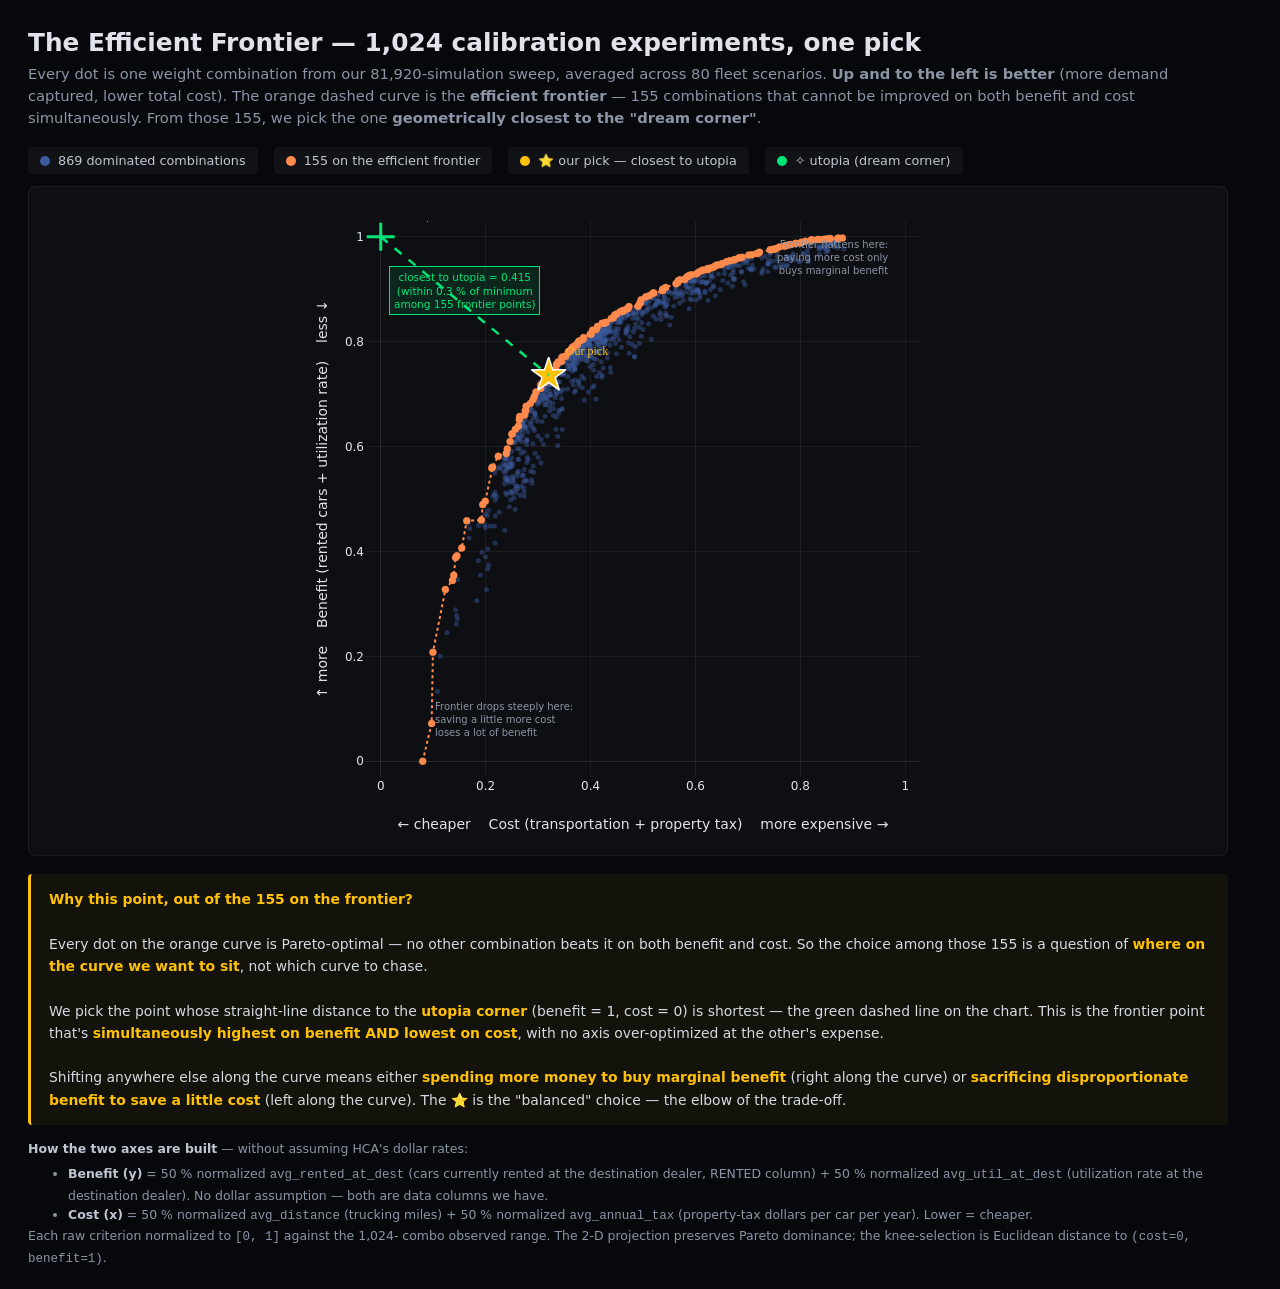
<file: docs/viz/index.html>
<!DOCTYPE html>
<html lang="en">
<head>
<meta charset="UTF-8">
<meta http-equiv="refresh" content="0; url=v5_efficient_frontier.html">
<title>Redirecting…</title>
</head>
<body>
<p>Redirecting to <a href="v5_efficient_frontier.html">the efficient frontier</a>.</p>
</body>
</html>
</file>
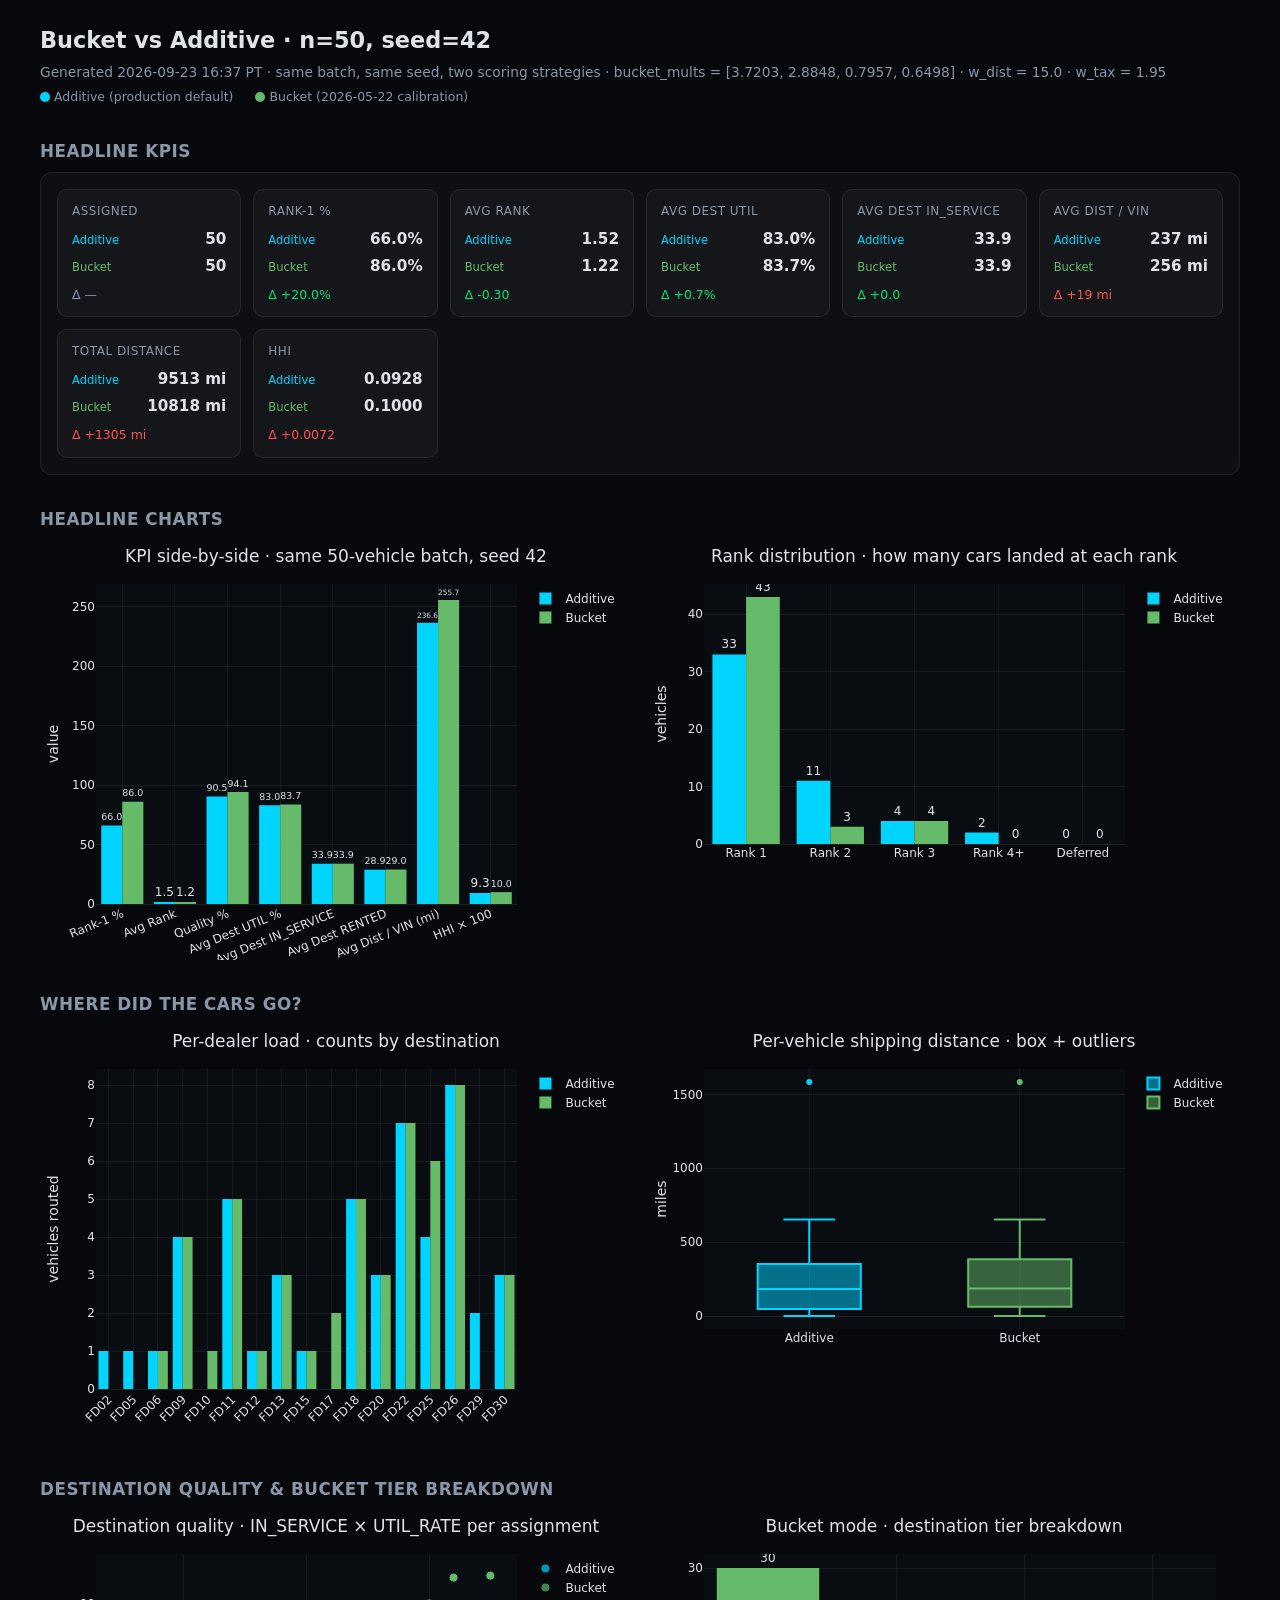
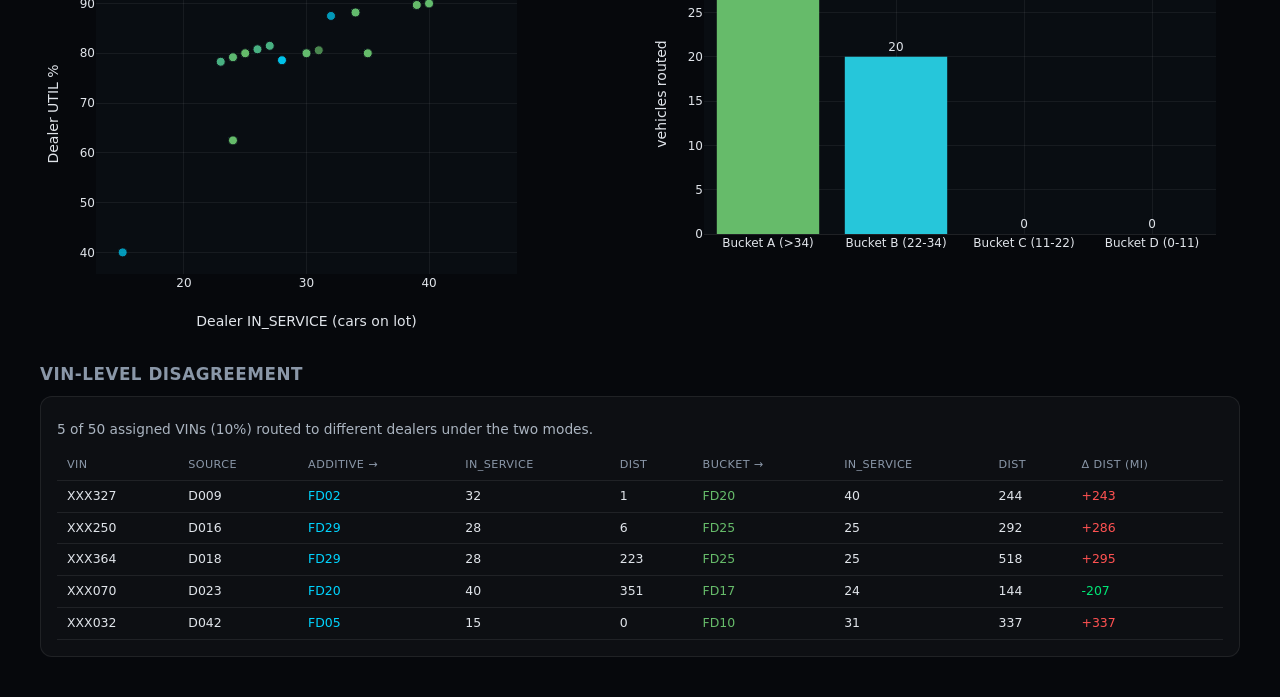
<file: docs/viz/bucket_vs_additive.html>
<!DOCTYPE html>
<html lang="en">
<head>
<meta charset="utf-8">
<title>Bucket vs Additive · n=50, seed=42</title>
<script src="https://cdn.plot.ly/plotly-2.35.2.min.js"></script>
<style>
  :root {
    --bg: #06080c; --surface: #0d1117; --card: rgba(255,255,255,0.03);
    --border: rgba(255,255,255,0.08); --text: #e0e4ea; --muted: #8a97a8;
    --additive: #00d4ff; --bucket: #66bb6a;
    --pos: #00e676; --neg: #ff5252;
  }
  body { margin: 0; padding: 24px 40px; background: var(--bg); color: var(--text);
         font: 14px/1.5 Inter, system-ui, sans-serif; }
  h1 { font-size: 1.4rem; margin: 0 0 4px 0; font-weight: 700; }
  h2 { font-size: 1.05rem; margin: 32px 0 8px 0; font-weight: 600;
        color: var(--muted); text-transform: uppercase; letter-spacing: 0.5px; }
  .sub { color: var(--muted); font-size: 0.86rem; margin-bottom: 24px; }
  .panel { background: var(--card); border: 1px solid var(--border);
            border-radius: 12px; padding: 16px; margin-bottom: 16px; }
  .kpi-grid { display: grid; grid-template-columns: repeat(auto-fit, minmax(180px, 1fr));
               gap: 12px; }
  .kpi-block { background: var(--card); border: 1px solid var(--border);
                border-radius: 10px; padding: 12px 14px; }
  .kpi-label { font-size: 0.75rem; text-transform: uppercase;
                letter-spacing: 0.5px; color: var(--muted); margin-bottom: 8px; }
  .kpi-row { display: flex; justify-content: space-between; align-items: baseline;
              margin: 4px 0; }
  .kpi-sub { font-size: 0.72rem; }
  .kpi-sub.additive { color: var(--additive); }
  .kpi-sub.bucket { color: var(--bucket); }
  .kpi-val { font-weight: 600; font-size: 0.95rem; }
  .kpi-delta { font-size: 0.78rem; margin-top: 8px; color: var(--muted); }
  .delta-pos { color: var(--pos) !important; }
  .delta-neg { color: var(--neg) !important; }
  table.diff-table { border-collapse: collapse; font-size: 0.78rem; width: 100%; }
  table.diff-table th, table.diff-table td { padding: 6px 10px; text-align: left;
                                              border-bottom: 1px solid var(--border); }
  table.diff-table th { color: var(--muted); font-weight: 500;
                         text-transform: uppercase; font-size: 0.7rem; letter-spacing: 0.4px; }
  .dealer-a { color: var(--additive); }
  .dealer-b { color: var(--bucket); }
  .legend { font-size: 0.78rem; color: var(--muted); margin-top: 6px; }
  .legend .dot { display: inline-block; width: 10px; height: 10px; border-radius: 50%;
                  vertical-align: -1px; margin-right: 4px; }
  .row { display: grid; grid-template-columns: 1fr 1fr; gap: 16px; }
  @media (max-width: 1100px) { .row { grid-template-columns: 1fr; } }
</style>
</head>
<body>
  <h1>Bucket vs Additive · n=50, seed=42</h1>
  <div class="sub">
    Generated 2026-09-23 16:37 PT · same batch, same seed, two scoring strategies ·
    bucket_mults = [3.7203, 2.8848, 0.7957, 0.6498] · w_dist = 15.0 · w_tax = 1.95
    <div class="legend">
      <span><span class="dot" style="background:#00d4ff"></span>Additive (production default)</span>
      <span style="margin-left:18px"><span class="dot" style="background:#66bb6a"></span>Bucket (2026-05-22 calibration)</span>
    </div>
  </div>

  <h2>Headline KPIs</h2>
  <div class="panel"><div class="kpi-grid"><div class="kpi-block"><div class="kpi-label">Assigned</div><div class="kpi-row"><span class="kpi-sub additive">Additive</span><span class="kpi-val">50</span></div><div class="kpi-row"><span class="kpi-sub bucket">Bucket</span><span class="kpi-val">50</span></div><div class="kpi-delta ">Δ —</div></div><div class="kpi-block"><div class="kpi-label">Rank-1 %</div><div class="kpi-row"><span class="kpi-sub additive">Additive</span><span class="kpi-val">66.0%</span></div><div class="kpi-row"><span class="kpi-sub bucket">Bucket</span><span class="kpi-val">86.0%</span></div><div class="kpi-delta delta-pos">Δ +20.0%</div></div><div class="kpi-block"><div class="kpi-label">Avg Rank</div><div class="kpi-row"><span class="kpi-sub additive">Additive</span><span class="kpi-val">1.52</span></div><div class="kpi-row"><span class="kpi-sub bucket">Bucket</span><span class="kpi-val">1.22</span></div><div class="kpi-delta delta-pos">Δ -0.30</div></div><div class="kpi-block"><div class="kpi-label">Avg Dest UTIL</div><div class="kpi-row"><span class="kpi-sub additive">Additive</span><span class="kpi-val">83.0%</span></div><div class="kpi-row"><span class="kpi-sub bucket">Bucket</span><span class="kpi-val">83.7%</span></div><div class="kpi-delta delta-pos">Δ +0.7%</div></div><div class="kpi-block"><div class="kpi-label">Avg Dest IN_SERVICE</div><div class="kpi-row"><span class="kpi-sub additive">Additive</span><span class="kpi-val">33.9</span></div><div class="kpi-row"><span class="kpi-sub bucket">Bucket</span><span class="kpi-val">33.9</span></div><div class="kpi-delta delta-pos">Δ +0.0</div></div><div class="kpi-block"><div class="kpi-label">Avg Dist / VIN</div><div class="kpi-row"><span class="kpi-sub additive">Additive</span><span class="kpi-val">237 mi</span></div><div class="kpi-row"><span class="kpi-sub bucket">Bucket</span><span class="kpi-val">256 mi</span></div><div class="kpi-delta delta-neg">Δ +19 mi</div></div><div class="kpi-block"><div class="kpi-label">Total Distance</div><div class="kpi-row"><span class="kpi-sub additive">Additive</span><span class="kpi-val">9513 mi</span></div><div class="kpi-row"><span class="kpi-sub bucket">Bucket</span><span class="kpi-val">10818 mi</span></div><div class="kpi-delta delta-neg">Δ +1305 mi</div></div><div class="kpi-block"><div class="kpi-label">HHI</div><div class="kpi-row"><span class="kpi-sub additive">Additive</span><span class="kpi-val">0.0928</span></div><div class="kpi-row"><span class="kpi-sub bucket">Bucket</span><span class="kpi-val">0.1000</span></div><div class="kpi-delta delta-neg">Δ +0.0072</div></div></div></div>

  <h2>Headline Charts</h2>
  <div class="row"><div id="chart-kpi" style="width:100%;height:420px;"></div><script>(function(){var p={"data": [{"type": "bar", "name": "Additive", "x": ["Rank-1 %", "Avg Rank", "Quality %", "Avg Dest UTIL %", "Avg Dest IN_SERVICE", "Avg Dest RENTED", "Avg Dist / VIN (mi)", "HHI \u00d7 100"], "y": [66.0, 1.52, 90.5, 83.002, 33.86, 28.86, 236.59599999999995, 9.28], "marker": {"color": "#00d4ff"}, "text": ["66.0", "1.5", "90.5", "83.0", "33.9", "28.9", "236.6", "9.3"], "textposition": "outside"}, {"type": "bar", "name": "Bucket", "x": ["Rank-1 %", "Avg Rank", "Quality %", "Avg Dest UTIL %", "Avg Dest IN_SERVICE", "Avg Dest RENTED", "Avg Dist / VIN (mi)", "HHI \u00d7 100"], "y": [86.0, 1.22, 94.1, 83.704, 33.9, 28.98, 255.67199999999997, 10.0], "marker": {"color": "#66bb6a"}, "text": ["86.0", "1.2", "94.1", "83.7", "33.9", "29.0", "255.7", "10.0"], "textposition": "outside"}], "layout": {"paper_bgcolor": "rgba(0,0,0,0)", "plot_bgcolor": "rgba(13,17,23,0.6)", "font": {"family": "Inter, system-ui, sans-serif", "size": 12, "color": "#e0e4ea"}, "margin": {"l": 56, "r": 24, "t": 44, "b": 56}, "xaxis": {"gridcolor": "rgba(255,255,255,0.06)", "zerolinecolor": "rgba(255,255,255,0.1)", "tickangle": -22}, "yaxis": {"gridcolor": "rgba(255,255,255,0.06)", "zerolinecolor": "rgba(255,255,255,0.1)", "title": "value"}, "legend": {"bgcolor": "rgba(0,0,0,0)", "bordercolor": "rgba(255,255,255,0.1)"}, "title": "KPI side-by-side \u00b7 same 50-vehicle batch, seed 42", "barmode": "group", "height": 420}};Plotly.newPlot('chart-kpi', p.data, p.layout, {displayModeBar:false, responsive:true});})();</script><div id="chart-rank" style="width:100%;height:360px;"></div><script>(function(){var p={"data": [{"type": "bar", "name": "Additive", "x": ["Rank 1", "Rank 2", "Rank 3", "Rank 4+", "Deferred"], "y": [33, 11, 4, 2, 0], "marker": {"color": "#00d4ff"}, "text": [33, 11, 4, 2, 0], "textposition": "outside"}, {"type": "bar", "name": "Bucket", "x": ["Rank 1", "Rank 2", "Rank 3", "Rank 4+", "Deferred"], "y": [43, 3, 4, 0, 0], "marker": {"color": "#66bb6a"}, "text": [43, 3, 4, 0, 0], "textposition": "outside"}], "layout": {"paper_bgcolor": "rgba(0,0,0,0)", "plot_bgcolor": "rgba(13,17,23,0.6)", "font": {"family": "Inter, system-ui, sans-serif", "size": 12, "color": "#e0e4ea"}, "margin": {"l": 56, "r": 24, "t": 44, "b": 56}, "xaxis": {"gridcolor": "rgba(255,255,255,0.06)", "zerolinecolor": "rgba(255,255,255,0.1)"}, "yaxis": {"gridcolor": "rgba(255,255,255,0.06)", "zerolinecolor": "rgba(255,255,255,0.1)", "title": "vehicles"}, "legend": {"bgcolor": "rgba(0,0,0,0)", "bordercolor": "rgba(255,255,255,0.1)"}, "title": "Rank distribution \u00b7 how many cars landed at each rank", "barmode": "group", "height": 360}};Plotly.newPlot('chart-rank', p.data, p.layout, {displayModeBar:false, responsive:true});})();</script></div>

  <h2>Where Did the Cars Go?</h2>
  <div class="row"><div id="chart-dealer" style="width:100%;height:420px;"></div><script>(function(){var p={"data": [{"type": "bar", "name": "Additive", "x": ["FD02", "FD05", "FD06", "FD09", "FD10", "FD11", "FD12", "FD13", "FD15", "FD17", "FD18", "FD20", "FD22", "FD25", "FD26", "FD29", "FD30"], "y": [1, 1, 1, 4, 0, 5, 1, 3, 1, 0, 5, 3, 7, 4, 8, 2, 3], "marker": {"color": "#00d4ff"}}, {"type": "bar", "name": "Bucket", "x": ["FD02", "FD05", "FD06", "FD09", "FD10", "FD11", "FD12", "FD13", "FD15", "FD17", "FD18", "FD20", "FD22", "FD25", "FD26", "FD29", "FD30"], "y": [0, 0, 1, 4, 1, 5, 1, 3, 1, 2, 5, 3, 7, 6, 8, 0, 3], "marker": {"color": "#66bb6a"}}], "layout": {"paper_bgcolor": "rgba(0,0,0,0)", "plot_bgcolor": "rgba(13,17,23,0.6)", "font": {"family": "Inter, system-ui, sans-serif", "size": 12, "color": "#e0e4ea"}, "margin": {"l": 56, "r": 24, "t": 44, "b": 56}, "xaxis": {"gridcolor": "rgba(255,255,255,0.06)", "zerolinecolor": "rgba(255,255,255,0.1)", "tickangle": -45}, "yaxis": {"gridcolor": "rgba(255,255,255,0.06)", "zerolinecolor": "rgba(255,255,255,0.1)", "title": "vehicles routed"}, "legend": {"bgcolor": "rgba(0,0,0,0)", "bordercolor": "rgba(255,255,255,0.1)"}, "title": "Per-dealer load \u00b7 counts by destination", "barmode": "group", "height": 420}};Plotly.newPlot('chart-dealer', p.data, p.layout, {displayModeBar:false, responsive:true});})();</script><div id="chart-dist" style="width:100%;height:360px;"></div><script>(function(){var p={"data": [{"type": "box", "name": "Additive", "y": [103.5, 186.9, 111.6, 0.7, 1.1, 1583.4, 85.3, 283.0, 179.4, 5.4, 351.1, 179.4, 6.5, 349.5, 121.7, 62.5, 223.0, 551.5, 351.1, 10.2, 383.2, 196.7, 351.1, 186.9, 186.9, 47.7, 529.5, 421.2, 0.9, 0.0, 4.9, 0.3, 411.9, 62.5, 653.2, 283.0, 553.9, 196.7, 498.4, 529.5, 408.8, 0.4, 47.7, 85.3, 163.3, 533.8, 47.7, 287.0, 5.3, 5.3], "marker": {"color": "#00d4ff"}, "boxpoints": "outliers"}, {"type": "box", "name": "Bucket", "y": [103.5, 186.9, 111.6, 243.8, 1.1, 1583.4, 85.3, 283.0, 179.4, 5.4, 351.1, 179.4, 292.1, 349.5, 121.7, 62.5, 517.6, 551.5, 144.3, 10.2, 383.2, 196.7, 351.1, 186.9, 186.9, 47.7, 529.5, 421.2, 0.9, 337.3, 4.9, 0.3, 411.9, 62.5, 653.2, 283.0, 553.9, 196.7, 498.4, 529.5, 408.8, 0.4, 47.7, 85.3, 163.3, 533.8, 47.7, 287.0, 5.3, 5.3], "marker": {"color": "#66bb6a"}, "boxpoints": "outliers"}], "layout": {"paper_bgcolor": "rgba(0,0,0,0)", "plot_bgcolor": "rgba(13,17,23,0.6)", "font": {"family": "Inter, system-ui, sans-serif", "size": 12, "color": "#e0e4ea"}, "margin": {"l": 56, "r": 24, "t": 44, "b": 56}, "xaxis": {"gridcolor": "rgba(255,255,255,0.06)", "zerolinecolor": "rgba(255,255,255,0.1)"}, "yaxis": {"gridcolor": "rgba(255,255,255,0.06)", "zerolinecolor": "rgba(255,255,255,0.1)", "title": "miles"}, "legend": {"bgcolor": "rgba(0,0,0,0)", "bordercolor": "rgba(255,255,255,0.1)"}, "title": "Per-vehicle shipping distance \u00b7 box + outliers", "height": 360}};Plotly.newPlot('chart-dist', p.data, p.layout, {displayModeBar:false, responsive:true});})();</script></div>

  <h2>Destination Quality &amp; Bucket Tier Breakdown</h2>
  <div class="row"><div id="chart-quality" style="width:100%;height:420px;"></div><script>(function(){var p={"data": [{"type": "scatter", "mode": "markers", "name": "Additive", "x": [42.0, 45.0, 34.0, 32.0, 42.0, 35.0, 45.0, 24.0, 35.0, 39.0, 40.0, 35.0, 28.0, 45.0, 35.0, 39.0, 28.0, 25.0, 40.0, 26.0, 24.0, 39.0, 40.0, 45.0, 45.0, 35.0, 42.0, 25.0, 27.0, 15.0, 23.0, 24.0, 30.0, 39.0, 35.0, 24.0, 45.0, 39.0, 30.0, 42.0, 30.0, 24.0, 35.0, 45.0, 34.0, 24.0, 35.0, 34.0, 25.0, 25.0], "y": [95.2, 95.6, 88.2, 87.5, 95.2, 80.0, 95.6, 62.5, 80.0, 89.7, 90.0, 80.0, 78.6, 95.6, 80.0, 89.7, 78.6, 80.0, 90.0, 80.8, 62.5, 89.7, 90.0, 95.6, 95.6, 80.0, 95.2, 80.0, 81.5, 40.0, 78.3, 79.2, 80.0, 89.7, 80.0, 62.5, 95.6, 89.7, 80.0, 95.2, 80.0, 62.5, 80.0, 95.6, 88.2, 62.5, 80.0, 88.2, 80.0, 80.0], "marker": {"color": "#00d4ff", "size": 9, "opacity": 0.7, "line": {"color": "#0d1117", "width": 1}}, "text": ["FD09 \u00b7 CO", "FD22 \u00b7 LA", "FD30 \u00b7 NY", "FD02 \u00b7 SC", "FD09 \u00b7 CO", "FD26 \u00b7 OR", "FD22 \u00b7 LA", "FD11 \u00b7 TN", "FD26 \u00b7 OR", "FD18 \u00b7 MO", "FD20 \u00b7 FL", "FD26 \u00b7 OR", "FD29 \u00b7 VA", "FD22 \u00b7 LA", "FD26 \u00b7 OR", "FD18 \u00b7 MO", "FD29 \u00b7 VA", "FD25 \u00b7 NC", "FD20 \u00b7 FL", "FD06 \u00b7 OK", "FD11 \u00b7 TN", "FD18 \u00b7 MO", "FD20 \u00b7 FL", "FD22 \u00b7 LA", "FD22 \u00b7 LA", "FD26 \u00b7 OR", "FD09 \u00b7 CO", "FD25 \u00b7 NC", "FD15 \u00b7 AR", "FD05 \u00b7 WI", "FD12 \u00b7 ID", "FD17 \u00b7 AL", "FD13 \u00b7 AZ", "FD18 \u00b7 MO", "FD26 \u00b7 OR", "FD11 \u00b7 TN", "FD22 \u00b7 LA", "FD18 \u00b7 MO", "FD13 \u00b7 AZ", "FD09 \u00b7 CO", "FD13 \u00b7 AZ", "FD11 \u00b7 TN", "FD26 \u00b7 OR", "FD22 \u00b7 LA", "FD30 \u00b7 NY", "FD11 \u00b7 TN", "FD26 \u00b7 OR", "FD30 \u00b7 NY", "FD25 \u00b7 NC", "FD25 \u00b7 NC"], "hovertemplate": "Additive<br>%{text}<br>IN_SERVICE=%{x}<br>UTIL=%{y:.1f}%<extra></extra>"}, {"type": "scatter", "mode": "markers", "name": "Bucket", "x": [42.0, 45.0, 34.0, 40.0, 42.0, 35.0, 45.0, 24.0, 35.0, 39.0, 40.0, 35.0, 25.0, 45.0, 35.0, 39.0, 25.0, 25.0, 24.0, 26.0, 24.0, 39.0, 40.0, 45.0, 45.0, 35.0, 42.0, 25.0, 27.0, 31.0, 23.0, 24.0, 30.0, 39.0, 35.0, 24.0, 45.0, 39.0, 30.0, 42.0, 30.0, 24.0, 35.0, 45.0, 34.0, 24.0, 35.0, 34.0, 25.0, 25.0], "y": [95.2, 95.6, 88.2, 90.0, 95.2, 80.0, 95.6, 62.5, 80.0, 89.7, 90.0, 80.0, 80.0, 95.6, 80.0, 89.7, 80.0, 80.0, 79.2, 80.8, 62.5, 89.7, 90.0, 95.6, 95.6, 80.0, 95.2, 80.0, 81.5, 80.6, 78.3, 79.2, 80.0, 89.7, 80.0, 62.5, 95.6, 89.7, 80.0, 95.2, 80.0, 62.5, 80.0, 95.6, 88.2, 62.5, 80.0, 88.2, 80.0, 80.0], "marker": {"color": "#66bb6a", "size": 9, "opacity": 0.7, "line": {"color": "#0d1117", "width": 1}}, "text": ["FD09 \u00b7 CO", "FD22 \u00b7 LA", "FD30 \u00b7 NY", "FD20 \u00b7 FL", "FD09 \u00b7 CO", "FD26 \u00b7 OR", "FD22 \u00b7 LA", "FD11 \u00b7 TN", "FD26 \u00b7 OR", "FD18 \u00b7 MO", "FD20 \u00b7 FL", "FD26 \u00b7 OR", "FD25 \u00b7 NC", "FD22 \u00b7 LA", "FD26 \u00b7 OR", "FD18 \u00b7 MO", "FD25 \u00b7 NC", "FD25 \u00b7 NC", "FD17 \u00b7 AL", "FD06 \u00b7 OK", "FD11 \u00b7 TN", "FD18 \u00b7 MO", "FD20 \u00b7 FL", "FD22 \u00b7 LA", "FD22 \u00b7 LA", "FD26 \u00b7 OR", "FD09 \u00b7 CO", "FD25 \u00b7 NC", "FD15 \u00b7 AR", "FD10 \u00b7 MN", "FD12 \u00b7 ID", "FD17 \u00b7 AL", "FD13 \u00b7 AZ", "FD18 \u00b7 MO", "FD26 \u00b7 OR", "FD11 \u00b7 TN", "FD22 \u00b7 LA", "FD18 \u00b7 MO", "FD13 \u00b7 AZ", "FD09 \u00b7 CO", "FD13 \u00b7 AZ", "FD11 \u00b7 TN", "FD26 \u00b7 OR", "FD22 \u00b7 LA", "FD30 \u00b7 NY", "FD11 \u00b7 TN", "FD26 \u00b7 OR", "FD30 \u00b7 NY", "FD25 \u00b7 NC", "FD25 \u00b7 NC"], "hovertemplate": "Bucket<br>%{text}<br>IN_SERVICE=%{x}<br>UTIL=%{y:.1f}%<extra></extra>"}], "layout": {"paper_bgcolor": "rgba(0,0,0,0)", "plot_bgcolor": "rgba(13,17,23,0.6)", "font": {"family": "Inter, system-ui, sans-serif", "size": 12, "color": "#e0e4ea"}, "margin": {"l": 56, "r": 24, "t": 44, "b": 56}, "xaxis": {"gridcolor": "rgba(255,255,255,0.06)", "zerolinecolor": "rgba(255,255,255,0.1)", "title": "Dealer IN_SERVICE (cars on lot)"}, "yaxis": {"gridcolor": "rgba(255,255,255,0.06)", "zerolinecolor": "rgba(255,255,255,0.1)", "title": "Dealer UTIL %"}, "legend": {"bgcolor": "rgba(0,0,0,0)", "bordercolor": "rgba(255,255,255,0.1)"}, "title": "Destination quality \u00b7 IN_SERVICE \u00d7 UTIL_RATE per assignment", "height": 420}};Plotly.newPlot('chart-quality', p.data, p.layout, {displayModeBar:false, responsive:true});})();</script><div id="chart-tier" style="width:100%;height:380px;"></div><script>(function(){var p={"data": [{"type": "bar", "x": ["Bucket A\n(>34)", "Bucket B\n(22-34)", "Bucket C\n(11-22)", "Bucket D\n(0-11)"], "y": [30, 20, 0, 0], "marker": {"color": ["#66bb6a", "#26c6da", "#ffb74d", "#ef5350"]}, "text": [30, 20, 0, 0], "textposition": "outside"}], "layout": {"paper_bgcolor": "rgba(0,0,0,0)", "plot_bgcolor": "rgba(13,17,23,0.6)", "font": {"family": "Inter, system-ui, sans-serif", "size": 12, "color": "#e0e4ea"}, "margin": {"l": 56, "r": 24, "t": 44, "b": 56}, "xaxis": {"gridcolor": "rgba(255,255,255,0.06)", "zerolinecolor": "rgba(255,255,255,0.1)"}, "yaxis": {"gridcolor": "rgba(255,255,255,0.06)", "zerolinecolor": "rgba(255,255,255,0.1)", "title": "vehicles routed"}, "legend": {"bgcolor": "rgba(0,0,0,0)", "bordercolor": "rgba(255,255,255,0.1)"}, "title": "Bucket mode \u00b7 destination tier breakdown", "height": 380, "showlegend": false}};Plotly.newPlot('chart-tier', p.data, p.layout, {displayModeBar:false, responsive:true});})();</script></div>

  <h2>VIN-Level Disagreement</h2>
  <div class="panel"><p style="color:#aab4c0;font-size:0.86rem;margin:6px 0 12px">5 of 50 assigned VINs (10%) routed to different dealers under the two modes.</p><table class="diff-table"><thead><tr><th>VIN</th><th>Source</th><th>Additive →</th><th>IN_SERVICE</th><th>Dist</th><th>Bucket →</th><th>IN_SERVICE</th><th>Dist</th><th>Δ Dist (mi)</th></tr></thead><tbody><tr><td>XXX327</td><td>D009</td><td class='dealer-a'>FD02</td><td>32</td><td>1</td><td class='dealer-b'>FD20</td><td>40</td><td>244</td><td class='delta-neg'>+243</td></tr><tr><td>XXX250</td><td>D016</td><td class='dealer-a'>FD29</td><td>28</td><td>6</td><td class='dealer-b'>FD25</td><td>25</td><td>292</td><td class='delta-neg'>+286</td></tr><tr><td>XXX364</td><td>D018</td><td class='dealer-a'>FD29</td><td>28</td><td>223</td><td class='dealer-b'>FD25</td><td>25</td><td>518</td><td class='delta-neg'>+295</td></tr><tr><td>XXX070</td><td>D023</td><td class='dealer-a'>FD20</td><td>40</td><td>351</td><td class='dealer-b'>FD17</td><td>24</td><td>144</td><td class='delta-pos'>-207</td></tr><tr><td>XXX032</td><td>D042</td><td class='dealer-a'>FD05</td><td>15</td><td>0</td><td class='dealer-b'>FD10</td><td>31</td><td>337</td><td class='delta-neg'>+337</td></tr></tbody></table></div>
</body>
</html>
</file>
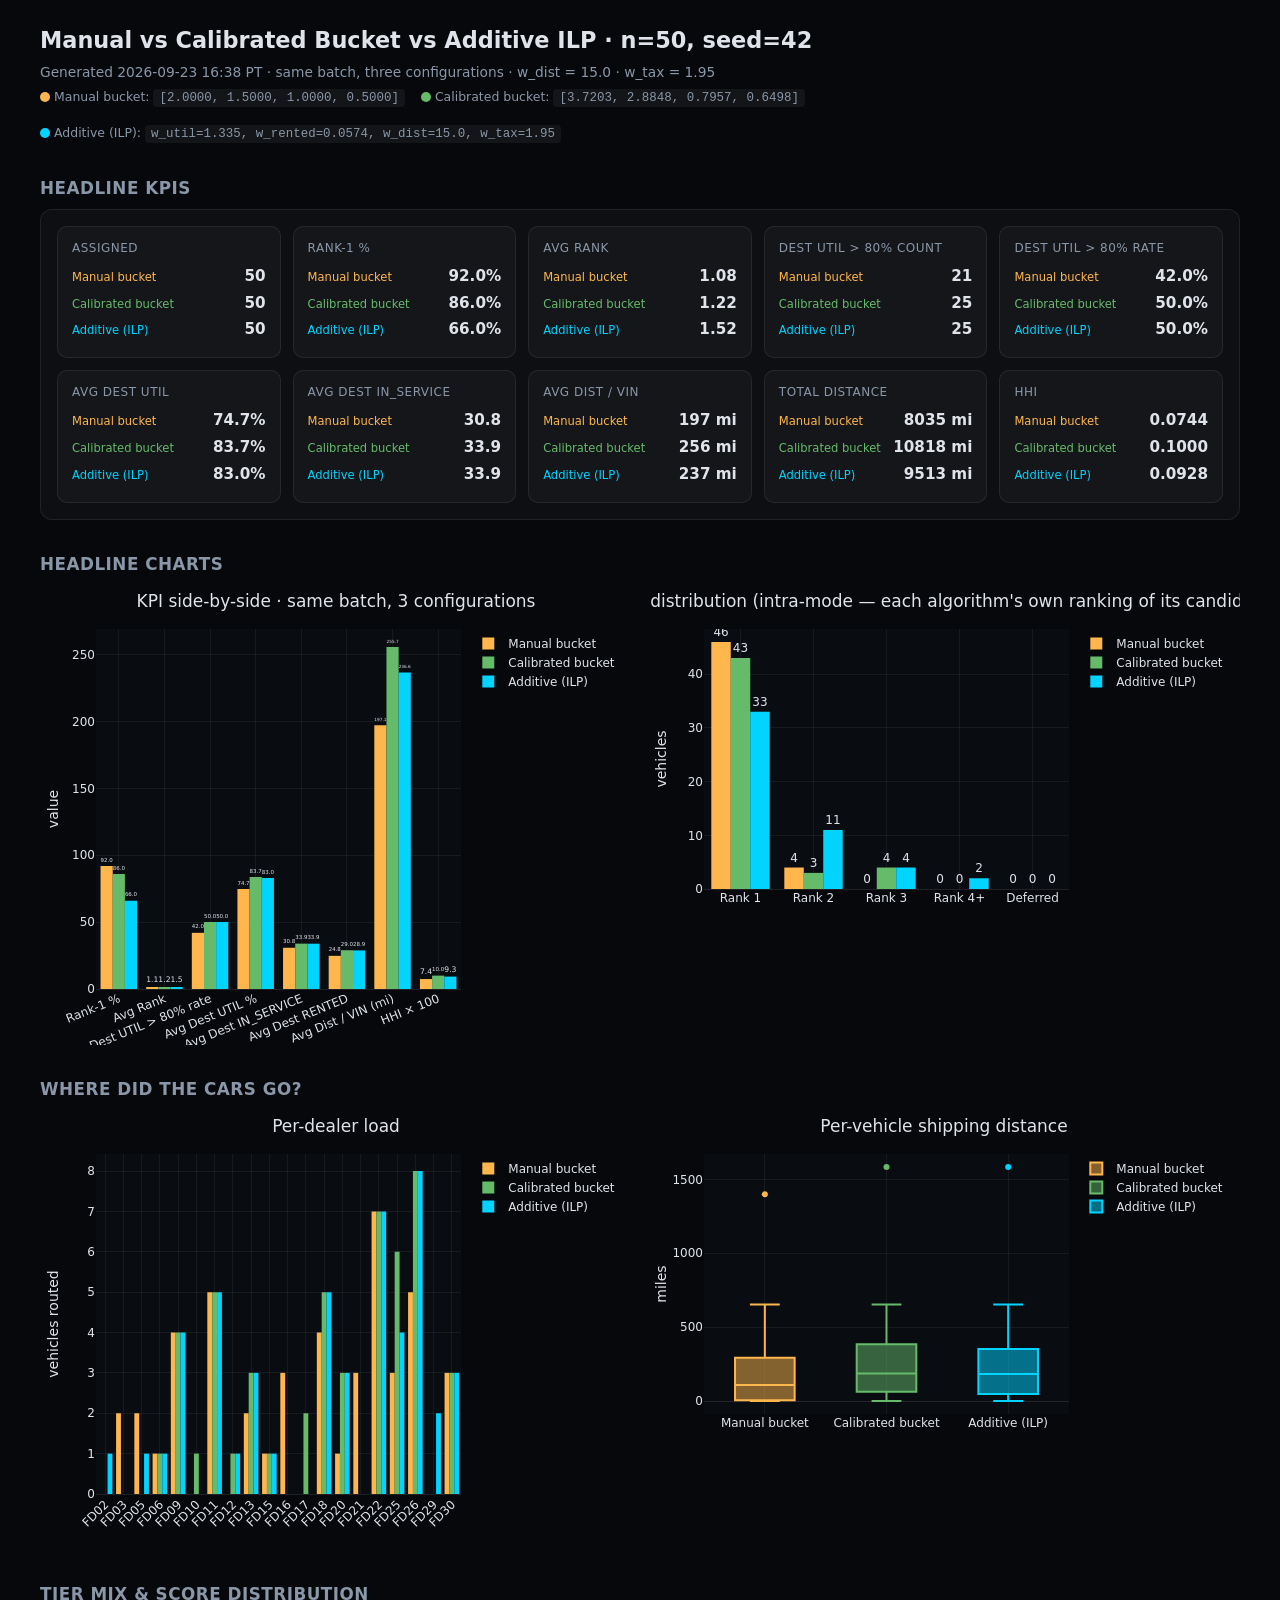
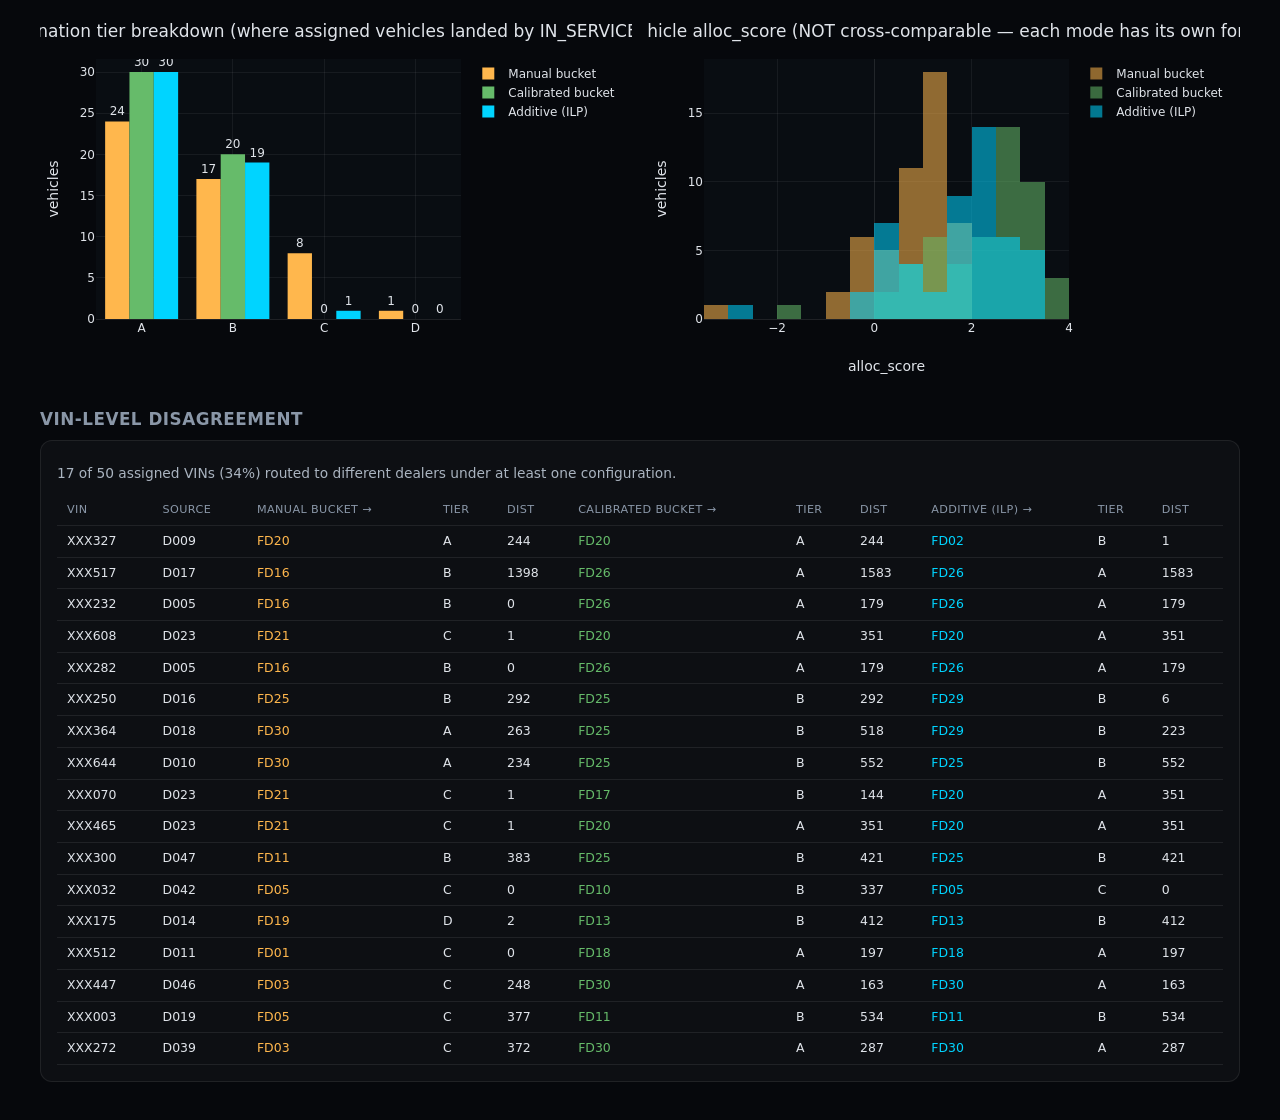
<file: docs/viz/bucket_weights_comparison.html>
<!DOCTYPE html>
<html lang="en">
<head>
<meta charset="utf-8">
<title>Manual vs Calibrated Bucket vs Additive ILP · n=50, seed=42</title>
<script src="https://cdn.plot.ly/plotly-2.35.2.min.js"></script>
<style>
  :root {
    --bg: #06080c; --surface: #0d1117; --card: rgba(255,255,255,0.03);
    --border: rgba(255,255,255,0.08); --text: #e0e4ea; --muted: #8a97a8;
    --manual: #ffb74d; --calib: #66bb6a; --additive: #00d4ff;
    --pos: #00e676; --neg: #ff5252;
  }
  body { margin: 0; padding: 24px 40px; background: var(--bg); color: var(--text);
         font: 14px/1.5 Inter, system-ui, sans-serif; }
  h1 { font-size: 1.4rem; margin: 0 0 4px 0; font-weight: 700; }
  h2 { font-size: 1.05rem; margin: 32px 0 8px 0; font-weight: 600;
        color: var(--muted); text-transform: uppercase; letter-spacing: 0.5px; }
  .sub { color: var(--muted); font-size: 0.86rem; margin-bottom: 24px; }
  .panel { background: var(--card); border: 1px solid var(--border);
            border-radius: 12px; padding: 16px; margin-bottom: 16px; }
  .kpi-grid { display: grid; grid-template-columns: repeat(auto-fit, minmax(200px, 1fr));
               gap: 12px; }
  .kpi-block { background: var(--card); border: 1px solid var(--border);
                border-radius: 10px; padding: 12px 14px; }
  .kpi-label { font-size: 0.75rem; text-transform: uppercase;
                letter-spacing: 0.5px; color: var(--muted); margin-bottom: 8px; }
  .kpi-row { display: flex; justify-content: space-between; align-items: baseline; margin: 4px 0; }
  .kpi-sub { font-size: 0.72rem; }
  .kpi-sub.manual { color: var(--manual); }
  .kpi-sub.calib { color: var(--calib); }
  .kpi-sub.additive { color: var(--additive); }
  .kpi-val { font-weight: 600; font-size: 0.95rem; }
  table.diff-table { border-collapse: collapse; font-size: 0.78rem; width: 100%; }
  table.diff-table th, table.diff-table td { padding: 6px 10px; text-align: left;
                                              border-bottom: 1px solid var(--border); }
  table.diff-table th { color: var(--muted); font-weight: 500;
                         text-transform: uppercase; font-size: 0.7rem; letter-spacing: 0.4px; }
  .dealer-m { color: var(--manual); }
  .dealer-c { color: var(--calib); }
  .dealer-a { color: var(--additive); }
  .legend { font-size: 0.78rem; color: var(--muted); margin-top: 6px;
             display: flex; flex-wrap: wrap; gap: 16px; }
  .legend .dot { display: inline-block; width: 10px; height: 10px; border-radius: 50%;
                  vertical-align: -1px; margin-right: 4px; }
  .row { display: grid; grid-template-columns: 1fr 1fr; gap: 16px; }
  @media (max-width: 1100px) { .row { grid-template-columns: 1fr; } }
  .mults { font-family: ui-monospace, SFMono-Regular, monospace; padding: 2px 6px;
            background: rgba(255,255,255,0.05); border-radius: 4px; }
</style>
</head>
<body>
  <h1>Manual vs Calibrated Bucket vs Additive ILP · n=50, seed=42</h1>
  <div class="sub">
    Generated 2026-09-23 16:38 PT · same batch, three configurations · w_dist = 15.0 · w_tax = 1.95
    <div class="legend"><span><span class="dot" style="background:#ffb74d"></span>Manual bucket: <span class="mults">[2.0000, 1.5000, 1.0000, 0.5000]</span></span><span><span class="dot" style="background:#66bb6a"></span>Calibrated bucket: <span class="mults">[3.7203, 2.8848, 0.7957, 0.6498]</span></span><span><span class="dot" style="background:#00d4ff"></span>Additive (ILP): <span class="mults">w_util=1.335, w_rented=0.0574, w_dist=15.0, w_tax=1.95</span></span></div>
  </div>

  <h2>Headline KPIs</h2>
  <div class="panel"><div class="kpi-grid"><div class="kpi-block"><div class="kpi-label">Assigned</div><div class="kpi-row"><span class="kpi-sub manual">Manual bucket</span><span class="kpi-val">50</span></div><div class="kpi-row"><span class="kpi-sub calib">Calibrated bucket</span><span class="kpi-val">50</span></div><div class="kpi-row"><span class="kpi-sub additive">Additive (ILP)</span><span class="kpi-val">50</span></div></div><div class="kpi-block"><div class="kpi-label">Rank-1 %</div><div class="kpi-row"><span class="kpi-sub manual">Manual bucket</span><span class="kpi-val">92.0%</span></div><div class="kpi-row"><span class="kpi-sub calib">Calibrated bucket</span><span class="kpi-val">86.0%</span></div><div class="kpi-row"><span class="kpi-sub additive">Additive (ILP)</span><span class="kpi-val">66.0%</span></div></div><div class="kpi-block"><div class="kpi-label">Avg Rank</div><div class="kpi-row"><span class="kpi-sub manual">Manual bucket</span><span class="kpi-val">1.08</span></div><div class="kpi-row"><span class="kpi-sub calib">Calibrated bucket</span><span class="kpi-val">1.22</span></div><div class="kpi-row"><span class="kpi-sub additive">Additive (ILP)</span><span class="kpi-val">1.52</span></div></div><div class="kpi-block"><div class="kpi-label">Dest UTIL > 80% count</div><div class="kpi-row"><span class="kpi-sub manual">Manual bucket</span><span class="kpi-val">21</span></div><div class="kpi-row"><span class="kpi-sub calib">Calibrated bucket</span><span class="kpi-val">25</span></div><div class="kpi-row"><span class="kpi-sub additive">Additive (ILP)</span><span class="kpi-val">25</span></div></div><div class="kpi-block"><div class="kpi-label">Dest UTIL > 80% rate</div><div class="kpi-row"><span class="kpi-sub manual">Manual bucket</span><span class="kpi-val">42.0%</span></div><div class="kpi-row"><span class="kpi-sub calib">Calibrated bucket</span><span class="kpi-val">50.0%</span></div><div class="kpi-row"><span class="kpi-sub additive">Additive (ILP)</span><span class="kpi-val">50.0%</span></div></div><div class="kpi-block"><div class="kpi-label">Avg Dest UTIL</div><div class="kpi-row"><span class="kpi-sub manual">Manual bucket</span><span class="kpi-val">74.7%</span></div><div class="kpi-row"><span class="kpi-sub calib">Calibrated bucket</span><span class="kpi-val">83.7%</span></div><div class="kpi-row"><span class="kpi-sub additive">Additive (ILP)</span><span class="kpi-val">83.0%</span></div></div><div class="kpi-block"><div class="kpi-label">Avg Dest IN_SERVICE</div><div class="kpi-row"><span class="kpi-sub manual">Manual bucket</span><span class="kpi-val">30.8</span></div><div class="kpi-row"><span class="kpi-sub calib">Calibrated bucket</span><span class="kpi-val">33.9</span></div><div class="kpi-row"><span class="kpi-sub additive">Additive (ILP)</span><span class="kpi-val">33.9</span></div></div><div class="kpi-block"><div class="kpi-label">Avg Dist / VIN</div><div class="kpi-row"><span class="kpi-sub manual">Manual bucket</span><span class="kpi-val">197 mi</span></div><div class="kpi-row"><span class="kpi-sub calib">Calibrated bucket</span><span class="kpi-val">256 mi</span></div><div class="kpi-row"><span class="kpi-sub additive">Additive (ILP)</span><span class="kpi-val">237 mi</span></div></div><div class="kpi-block"><div class="kpi-label">Total Distance</div><div class="kpi-row"><span class="kpi-sub manual">Manual bucket</span><span class="kpi-val">8035 mi</span></div><div class="kpi-row"><span class="kpi-sub calib">Calibrated bucket</span><span class="kpi-val">10818 mi</span></div><div class="kpi-row"><span class="kpi-sub additive">Additive (ILP)</span><span class="kpi-val">9513 mi</span></div></div><div class="kpi-block"><div class="kpi-label">HHI</div><div class="kpi-row"><span class="kpi-sub manual">Manual bucket</span><span class="kpi-val">0.0744</span></div><div class="kpi-row"><span class="kpi-sub calib">Calibrated bucket</span><span class="kpi-val">0.1000</span></div><div class="kpi-row"><span class="kpi-sub additive">Additive (ILP)</span><span class="kpi-val">0.0928</span></div></div></div></div>

  <h2>Headline Charts</h2>
  <div class="row"><div id="chart-kpi" style="width:100%;height:460px;"></div><script>(function(){var p={"data": [{"type": "bar", "name": "Manual bucket", "x": ["Rank-1 %", "Avg Rank", "Dest UTIL > 80% rate", "Avg Dest UTIL %", "Avg Dest IN_SERVICE", "Avg Dest RENTED", "Avg Dist / VIN (mi)", "HHI \u00d7 100"], "y": [92.0, 1.08, 42.0, 74.666, 30.82, 24.8, 197.08799999999997, 7.4399999999999995], "marker": {"color": "#ffb74d"}, "text": ["92.0", "1.1", "42.0", "74.7", "30.8", "24.8", "197.1", "7.4"], "textposition": "outside"}, {"type": "bar", "name": "Calibrated bucket", "x": ["Rank-1 %", "Avg Rank", "Dest UTIL > 80% rate", "Avg Dest UTIL %", "Avg Dest IN_SERVICE", "Avg Dest RENTED", "Avg Dist / VIN (mi)", "HHI \u00d7 100"], "y": [86.0, 1.22, 50.0, 83.704, 33.9, 28.98, 255.67199999999997, 10.0], "marker": {"color": "#66bb6a"}, "text": ["86.0", "1.2", "50.0", "83.7", "33.9", "29.0", "255.7", "10.0"], "textposition": "outside"}, {"type": "bar", "name": "Additive (ILP)", "x": ["Rank-1 %", "Avg Rank", "Dest UTIL > 80% rate", "Avg Dest UTIL %", "Avg Dest IN_SERVICE", "Avg Dest RENTED", "Avg Dist / VIN (mi)", "HHI \u00d7 100"], "y": [66.0, 1.52, 50.0, 83.002, 33.86, 28.86, 236.59599999999995, 9.28], "marker": {"color": "#00d4ff"}, "text": ["66.0", "1.5", "50.0", "83.0", "33.9", "28.9", "236.6", "9.3"], "textposition": "outside"}], "layout": {"paper_bgcolor": "rgba(0,0,0,0)", "plot_bgcolor": "rgba(13,17,23,0.6)", "font": {"family": "Inter, system-ui, sans-serif", "size": 12, "color": "#e0e4ea"}, "margin": {"l": 56, "r": 24, "t": 44, "b": 56}, "xaxis": {"gridcolor": "rgba(255,255,255,0.06)", "zerolinecolor": "rgba(255,255,255,0.1)", "tickangle": -22}, "yaxis": {"gridcolor": "rgba(255,255,255,0.06)", "zerolinecolor": "rgba(255,255,255,0.1)", "title": "value"}, "legend": {"bgcolor": "rgba(0,0,0,0)", "bordercolor": "rgba(255,255,255,0.1)"}, "title": "KPI side-by-side \u00b7 same batch, 3 configurations", "barmode": "group", "height": 460}};Plotly.newPlot('chart-kpi', p.data, p.layout, {displayModeBar:false, responsive:true});})();</script><div id="chart-rank" style="width:100%;height:360px;"></div><script>(function(){var p={"data": [{"type": "bar", "name": "Manual bucket", "x": ["Rank 1", "Rank 2", "Rank 3", "Rank 4+", "Deferred"], "y": [46, 4, 0, 0, 0], "marker": {"color": "#ffb74d"}, "text": [46, 4, 0, 0, 0], "textposition": "outside"}, {"type": "bar", "name": "Calibrated bucket", "x": ["Rank 1", "Rank 2", "Rank 3", "Rank 4+", "Deferred"], "y": [43, 3, 4, 0, 0], "marker": {"color": "#66bb6a"}, "text": [43, 3, 4, 0, 0], "textposition": "outside"}, {"type": "bar", "name": "Additive (ILP)", "x": ["Rank 1", "Rank 2", "Rank 3", "Rank 4+", "Deferred"], "y": [33, 11, 4, 2, 0], "marker": {"color": "#00d4ff"}, "text": [33, 11, 4, 2, 0], "textposition": "outside"}], "layout": {"paper_bgcolor": "rgba(0,0,0,0)", "plot_bgcolor": "rgba(13,17,23,0.6)", "font": {"family": "Inter, system-ui, sans-serif", "size": 12, "color": "#e0e4ea"}, "margin": {"l": 56, "r": 24, "t": 44, "b": 56}, "xaxis": {"gridcolor": "rgba(255,255,255,0.06)", "zerolinecolor": "rgba(255,255,255,0.1)"}, "yaxis": {"gridcolor": "rgba(255,255,255,0.06)", "zerolinecolor": "rgba(255,255,255,0.1)", "title": "vehicles"}, "legend": {"bgcolor": "rgba(0,0,0,0)", "bordercolor": "rgba(255,255,255,0.1)"}, "title": "Rank distribution (intra-mode \u2014 each algorithm's own ranking of its candidates)", "barmode": "group", "height": 360}};Plotly.newPlot('chart-rank', p.data, p.layout, {displayModeBar:false, responsive:true});})();</script></div>

  <h2>Where Did the Cars Go?</h2>
  <div class="row"><div id="chart-dealer" style="width:100%;height:440px;"></div><script>(function(){var p={"data": [{"type": "bar", "name": "Manual bucket", "x": ["FD02", "FD03", "FD05", "FD06", "FD09", "FD10", "FD11", "FD12", "FD13", "FD15", "FD16", "FD17", "FD18", "FD20", "FD21", "FD22", "FD25", "FD26", "FD29", "FD30"], "y": [0, 2, 2, 1, 4, 0, 5, 0, 2, 1, 3, 0, 4, 1, 3, 7, 3, 5, 0, 3], "marker": {"color": "#ffb74d"}}, {"type": "bar", "name": "Calibrated bucket", "x": ["FD02", "FD03", "FD05", "FD06", "FD09", "FD10", "FD11", "FD12", "FD13", "FD15", "FD16", "FD17", "FD18", "FD20", "FD21", "FD22", "FD25", "FD26", "FD29", "FD30"], "y": [0, 0, 0, 1, 4, 1, 5, 1, 3, 1, 0, 2, 5, 3, 0, 7, 6, 8, 0, 3], "marker": {"color": "#66bb6a"}}, {"type": "bar", "name": "Additive (ILP)", "x": ["FD02", "FD03", "FD05", "FD06", "FD09", "FD10", "FD11", "FD12", "FD13", "FD15", "FD16", "FD17", "FD18", "FD20", "FD21", "FD22", "FD25", "FD26", "FD29", "FD30"], "y": [1, 0, 1, 1, 4, 0, 5, 1, 3, 1, 0, 0, 5, 3, 0, 7, 4, 8, 2, 3], "marker": {"color": "#00d4ff"}}], "layout": {"paper_bgcolor": "rgba(0,0,0,0)", "plot_bgcolor": "rgba(13,17,23,0.6)", "font": {"family": "Inter, system-ui, sans-serif", "size": 12, "color": "#e0e4ea"}, "margin": {"l": 56, "r": 24, "t": 44, "b": 56}, "xaxis": {"gridcolor": "rgba(255,255,255,0.06)", "zerolinecolor": "rgba(255,255,255,0.1)", "tickangle": -45}, "yaxis": {"gridcolor": "rgba(255,255,255,0.06)", "zerolinecolor": "rgba(255,255,255,0.1)", "title": "vehicles routed"}, "legend": {"bgcolor": "rgba(0,0,0,0)", "bordercolor": "rgba(255,255,255,0.1)"}, "title": "Per-dealer load", "barmode": "group", "height": 440}};Plotly.newPlot('chart-dealer', p.data, p.layout, {displayModeBar:false, responsive:true});})();</script><div id="chart-dist" style="width:100%;height:360px;"></div><script>(function(){var p={"data": [{"type": "box", "name": "Manual bucket", "y": [103.5, 186.9, 111.6, 243.8, 1.1, 1398.4, 85.3, 283.0, 0.4, 5.4, 0.7, 0.4, 292.1, 349.5, 121.7, 62.5, 263.0, 233.8, 0.7, 10.2, 383.2, 196.7, 0.7, 186.9, 186.9, 47.7, 529.5, 383.2, 0.9, 0.0, 4.9, 0.3, 1.7, 62.5, 653.2, 283.0, 553.9, 0.3, 498.4, 529.5, 408.8, 0.4, 47.7, 85.3, 247.7, 376.9, 47.7, 371.9, 5.3, 5.3], "marker": {"color": "#ffb74d"}, "boxpoints": "outliers"}, {"type": "box", "name": "Calibrated bucket", "y": [103.5, 186.9, 111.6, 243.8, 1.1, 1583.4, 85.3, 283.0, 179.4, 5.4, 351.1, 179.4, 292.1, 349.5, 121.7, 62.5, 517.6, 551.5, 144.3, 10.2, 383.2, 196.7, 351.1, 186.9, 186.9, 47.7, 529.5, 421.2, 0.9, 337.3, 4.9, 0.3, 411.9, 62.5, 653.2, 283.0, 553.9, 196.7, 498.4, 529.5, 408.8, 0.4, 47.7, 85.3, 163.3, 533.8, 47.7, 287.0, 5.3, 5.3], "marker": {"color": "#66bb6a"}, "boxpoints": "outliers"}, {"type": "box", "name": "Additive (ILP)", "y": [103.5, 186.9, 111.6, 0.7, 1.1, 1583.4, 85.3, 283.0, 179.4, 5.4, 351.1, 179.4, 6.5, 349.5, 121.7, 62.5, 223.0, 551.5, 351.1, 10.2, 383.2, 196.7, 351.1, 186.9, 186.9, 47.7, 529.5, 421.2, 0.9, 0.0, 4.9, 0.3, 411.9, 62.5, 653.2, 283.0, 553.9, 196.7, 498.4, 529.5, 408.8, 0.4, 47.7, 85.3, 163.3, 533.8, 47.7, 287.0, 5.3, 5.3], "marker": {"color": "#00d4ff"}, "boxpoints": "outliers"}], "layout": {"paper_bgcolor": "rgba(0,0,0,0)", "plot_bgcolor": "rgba(13,17,23,0.6)", "font": {"family": "Inter, system-ui, sans-serif", "size": 12, "color": "#e0e4ea"}, "margin": {"l": 56, "r": 24, "t": 44, "b": 56}, "xaxis": {"gridcolor": "rgba(255,255,255,0.06)", "zerolinecolor": "rgba(255,255,255,0.1)"}, "yaxis": {"gridcolor": "rgba(255,255,255,0.06)", "zerolinecolor": "rgba(255,255,255,0.1)", "title": "miles"}, "legend": {"bgcolor": "rgba(0,0,0,0)", "bordercolor": "rgba(255,255,255,0.1)"}, "title": "Per-vehicle shipping distance", "height": 360}};Plotly.newPlot('chart-dist', p.data, p.layout, {displayModeBar:false, responsive:true});})();</script></div>

  <h2>Tier Mix &amp; Score Distribution</h2>
  <div class="row"><div id="chart-tier" style="width:100%;height:360px;"></div><script>(function(){var p={"data": [{"type": "bar", "name": "Manual bucket", "x": ["A", "B", "C", "D"], "y": [24, 17, 8, 1], "marker": {"color": "#ffb74d"}, "text": [24, 17, 8, 1], "textposition": "outside"}, {"type": "bar", "name": "Calibrated bucket", "x": ["A", "B", "C", "D"], "y": [30, 20, 0, 0], "marker": {"color": "#66bb6a"}, "text": [30, 20, 0, 0], "textposition": "outside"}, {"type": "bar", "name": "Additive (ILP)", "x": ["A", "B", "C", "D"], "y": [30, 19, 1, 0], "marker": {"color": "#00d4ff"}, "text": [30, 19, 1, 0], "textposition": "outside"}], "layout": {"paper_bgcolor": "rgba(0,0,0,0)", "plot_bgcolor": "rgba(13,17,23,0.6)", "font": {"family": "Inter, system-ui, sans-serif", "size": 12, "color": "#e0e4ea"}, "margin": {"l": 56, "r": 24, "t": 44, "b": 56}, "xaxis": {"gridcolor": "rgba(255,255,255,0.06)", "zerolinecolor": "rgba(255,255,255,0.1)"}, "yaxis": {"gridcolor": "rgba(255,255,255,0.06)", "zerolinecolor": "rgba(255,255,255,0.1)", "title": "vehicles"}, "legend": {"bgcolor": "rgba(0,0,0,0)", "bordercolor": "rgba(255,255,255,0.1)"}, "title": "Destination tier breakdown (where assigned vehicles landed by IN_SERVICE tier)", "barmode": "group", "height": 360}};Plotly.newPlot('chart-tier', p.data, p.layout, {displayModeBar:false, responsive:true});})();</script><div id="chart-score" style="width:100%;height:360px;"></div><script>(function(){var p={"data": [{"type": "histogram", "name": "Manual bucket", "x": [0.8411, 1.329, 1.6148, 1.1586, 1.2581, -3.3264, 1.6777, 0.5233, 1.4986, 1.1243, 0.9976, 1.4986, 0.1031, 0.7609, 1.58, 1.0575, 1.0923, 1.1931, 0.9976, 1.4648, 0.1774, 0.5214, 0.9976, 1.3315, 1.3155, 1.8354, -0.4012, 0.1774, 1.0401, 1.0, 1.4831, 1.2722, -0.3176, 0.9802, -0.2544, 0.5233, 0.0437, 0.6386, -0.9435, -0.4074, -0.6823, 1.4986, 1.8354, 1.6774, 0.1451, -0.3008, 1.8354, -0.2836, 0.9948, 1.1739], "marker": {"color": "#ffb74d"}, "opacity": 0.55, "nbinsx": 24}, {"type": "histogram", "name": "Calibrated bucket", "x": [2.5614, 3.0493, 3.3351, 2.8789, 2.9784, -1.7446, 3.398, 1.9081, 3.1011, 2.8446, 2.5085, 3.1011, 1.4879, 2.4812, 3.3003, 2.7778, 0.6896, 0.4515, 2.1054, 2.8496, 1.5622, 2.2417, 2.5085, 3.0518, 3.0358, 3.5557, 1.3191, 0.9946, 2.4249, 1.2293, 2.8679, 2.657, 0.8199, 2.7005, 1.4659, 1.9081, 1.764, 2.1225, 0.4413, 1.3129, 0.7025, 2.8834, 3.5557, 3.3977, 3.1567, 1.0425, 3.5557, 2.7298, 2.3796, 2.5587], "marker": {"color": "#66bb6a"}, "opacity": 0.55, "nbinsx": 24}, {"type": "histogram", "name": "Additive (ILP)", "x": [2.408, 3.0735, 2.5143, 2.1452, 2.825, -2.7897, 3.4222, 0.7186, 2.056, 2.3308, 2.0561, 2.056, 0.8865, 2.5054, 2.2552, 2.264, 0.0671, -0.2173, 2.0561, 2.2489, 0.3728, 1.7279, 2.0561, 3.0759, 3.06, 2.5106, 1.1657, 0.3258, 1.8909, 0.8784, 2.0616, 1.9201, 0.3807, 2.1867, 0.4208, 0.7186, 1.7881, 1.6087, 0.0021, 1.1595, 0.2633, 1.694, 2.5106, 3.4219, 2.3359, -0.147, 2.5106, 1.9089, 1.7108, 1.8899], "marker": {"color": "#00d4ff"}, "opacity": 0.55, "nbinsx": 24}], "layout": {"paper_bgcolor": "rgba(0,0,0,0)", "plot_bgcolor": "rgba(13,17,23,0.6)", "font": {"family": "Inter, system-ui, sans-serif", "size": 12, "color": "#e0e4ea"}, "margin": {"l": 56, "r": 24, "t": 44, "b": 56}, "xaxis": {"gridcolor": "rgba(255,255,255,0.06)", "zerolinecolor": "rgba(255,255,255,0.1)", "title": "alloc_score"}, "yaxis": {"gridcolor": "rgba(255,255,255,0.06)", "zerolinecolor": "rgba(255,255,255,0.1)", "title": "vehicles"}, "legend": {"bgcolor": "rgba(0,0,0,0)", "bordercolor": "rgba(255,255,255,0.1)"}, "title": "Per-vehicle alloc_score (NOT cross-comparable \u2014 each mode has its own formula)", "barmode": "overlay", "height": 360}};Plotly.newPlot('chart-score', p.data, p.layout, {displayModeBar:false, responsive:true});})();</script></div>

  <h2>VIN-Level Disagreement</h2>
  <div class="panel"><p style="color:#aab4c0;font-size:0.86rem;margin:6px 0 12px">17 of 50 assigned VINs (34%) routed to different dealers under at least one configuration.</p><table class="diff-table"><thead><tr><th>VIN</th><th>Source</th><th>Manual bucket →</th><th>Tier</th><th>Dist</th><th>Calibrated bucket →</th><th>Tier</th><th>Dist</th><th>Additive (ILP) →</th><th>Tier</th><th>Dist</th></tr></thead><tbody><tr><td>XXX327</td><td>D009</td><td class='dealer-m'>FD20</td><td>A</td><td>244</td><td class='dealer-c'>FD20</td><td>A</td><td>244</td><td class='dealer-a'>FD02</td><td>B</td><td>1</td></tr><tr><td>XXX517</td><td>D017</td><td class='dealer-m'>FD16</td><td>B</td><td>1398</td><td class='dealer-c'>FD26</td><td>A</td><td>1583</td><td class='dealer-a'>FD26</td><td>A</td><td>1583</td></tr><tr><td>XXX232</td><td>D005</td><td class='dealer-m'>FD16</td><td>B</td><td>0</td><td class='dealer-c'>FD26</td><td>A</td><td>179</td><td class='dealer-a'>FD26</td><td>A</td><td>179</td></tr><tr><td>XXX608</td><td>D023</td><td class='dealer-m'>FD21</td><td>C</td><td>1</td><td class='dealer-c'>FD20</td><td>A</td><td>351</td><td class='dealer-a'>FD20</td><td>A</td><td>351</td></tr><tr><td>XXX282</td><td>D005</td><td class='dealer-m'>FD16</td><td>B</td><td>0</td><td class='dealer-c'>FD26</td><td>A</td><td>179</td><td class='dealer-a'>FD26</td><td>A</td><td>179</td></tr><tr><td>XXX250</td><td>D016</td><td class='dealer-m'>FD25</td><td>B</td><td>292</td><td class='dealer-c'>FD25</td><td>B</td><td>292</td><td class='dealer-a'>FD29</td><td>B</td><td>6</td></tr><tr><td>XXX364</td><td>D018</td><td class='dealer-m'>FD30</td><td>A</td><td>263</td><td class='dealer-c'>FD25</td><td>B</td><td>518</td><td class='dealer-a'>FD29</td><td>B</td><td>223</td></tr><tr><td>XXX644</td><td>D010</td><td class='dealer-m'>FD30</td><td>A</td><td>234</td><td class='dealer-c'>FD25</td><td>B</td><td>552</td><td class='dealer-a'>FD25</td><td>B</td><td>552</td></tr><tr><td>XXX070</td><td>D023</td><td class='dealer-m'>FD21</td><td>C</td><td>1</td><td class='dealer-c'>FD17</td><td>B</td><td>144</td><td class='dealer-a'>FD20</td><td>A</td><td>351</td></tr><tr><td>XXX465</td><td>D023</td><td class='dealer-m'>FD21</td><td>C</td><td>1</td><td class='dealer-c'>FD20</td><td>A</td><td>351</td><td class='dealer-a'>FD20</td><td>A</td><td>351</td></tr><tr><td>XXX300</td><td>D047</td><td class='dealer-m'>FD11</td><td>B</td><td>383</td><td class='dealer-c'>FD25</td><td>B</td><td>421</td><td class='dealer-a'>FD25</td><td>B</td><td>421</td></tr><tr><td>XXX032</td><td>D042</td><td class='dealer-m'>FD05</td><td>C</td><td>0</td><td class='dealer-c'>FD10</td><td>B</td><td>337</td><td class='dealer-a'>FD05</td><td>C</td><td>0</td></tr><tr><td>XXX175</td><td>D014</td><td class='dealer-m'>FD19</td><td>D</td><td>2</td><td class='dealer-c'>FD13</td><td>B</td><td>412</td><td class='dealer-a'>FD13</td><td>B</td><td>412</td></tr><tr><td>XXX512</td><td>D011</td><td class='dealer-m'>FD01</td><td>C</td><td>0</td><td class='dealer-c'>FD18</td><td>A</td><td>197</td><td class='dealer-a'>FD18</td><td>A</td><td>197</td></tr><tr><td>XXX447</td><td>D046</td><td class='dealer-m'>FD03</td><td>C</td><td>248</td><td class='dealer-c'>FD30</td><td>A</td><td>163</td><td class='dealer-a'>FD30</td><td>A</td><td>163</td></tr><tr><td>XXX003</td><td>D019</td><td class='dealer-m'>FD05</td><td>C</td><td>377</td><td class='dealer-c'>FD11</td><td>B</td><td>534</td><td class='dealer-a'>FD11</td><td>B</td><td>534</td></tr><tr><td>XXX272</td><td>D039</td><td class='dealer-m'>FD03</td><td>C</td><td>372</td><td class='dealer-c'>FD30</td><td>A</td><td>287</td><td class='dealer-a'>FD30</td><td>A</td><td>287</td></tr></tbody></table></div>
</body>
</html>
</file>
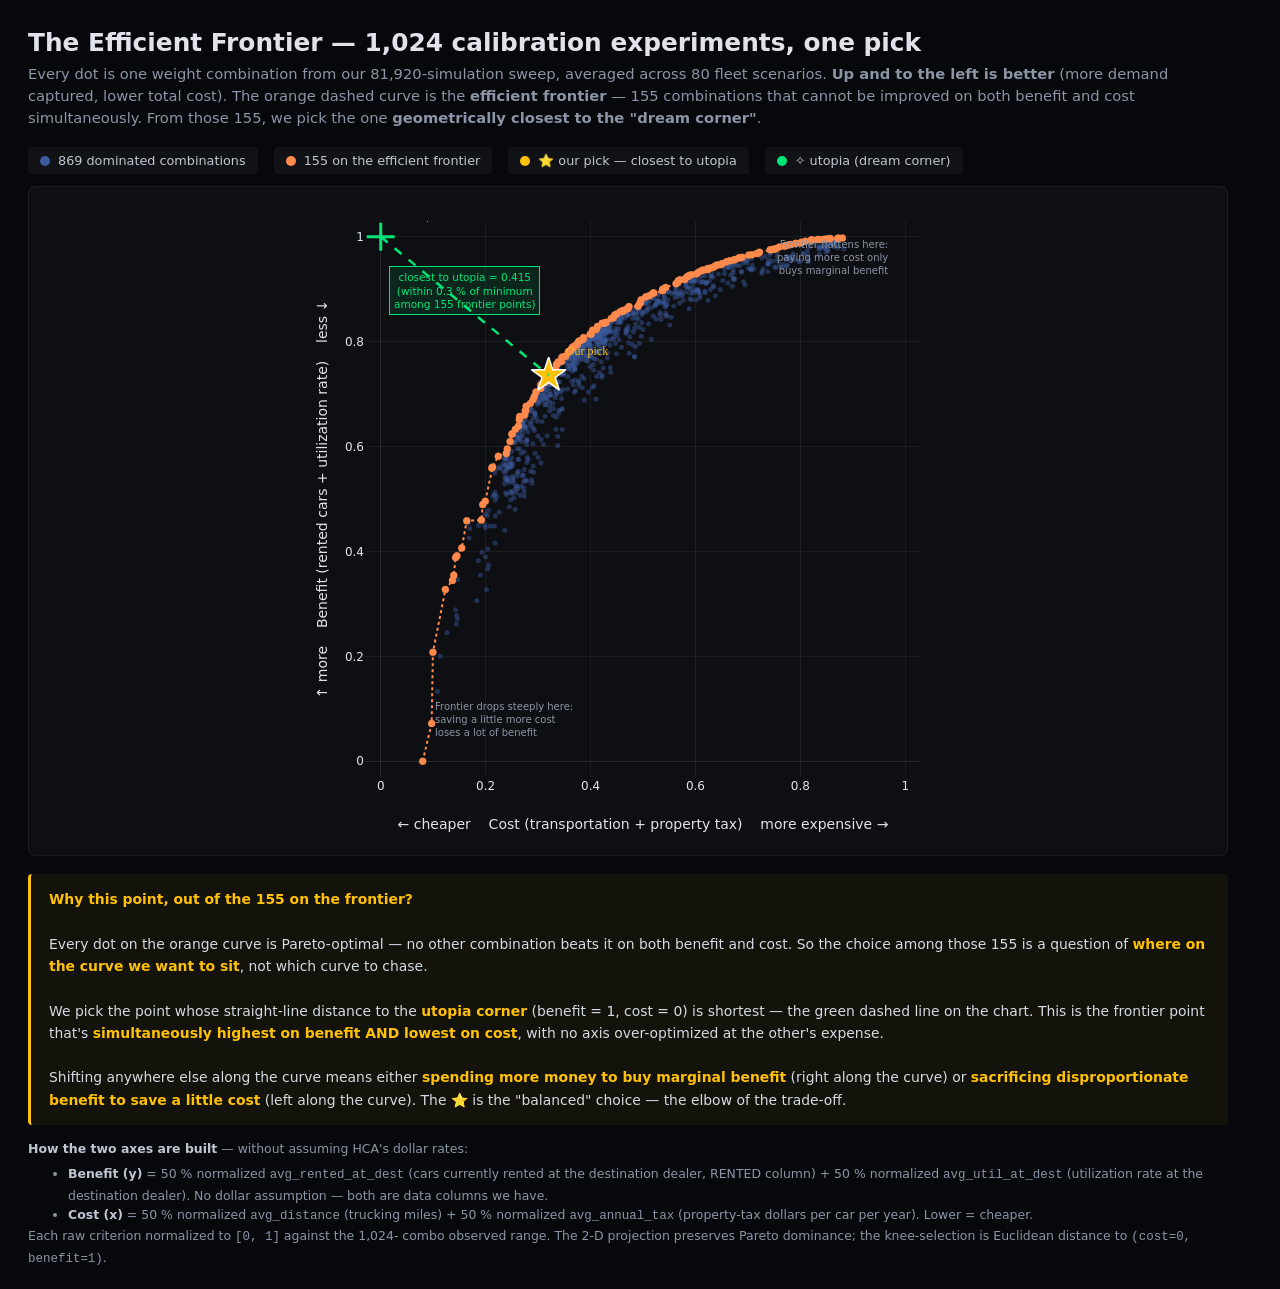
<file: docs/viz/v5_efficient_frontier.html>
<!DOCTYPE html>
<html lang="en">
<head>
<meta charset="UTF-8">
<title>The Efficient Frontier — 1,024 Weight Combinations, One Best Pick</title>
<script src="https://cdn.plot.ly/plotly-2.35.2.min.js"></script>
<style>
  body { margin: 0; padding: 28px; background: #06080c; color: #e0e4ea;
         font-family: 'Inter', system-ui, sans-serif; max-width: 1200px; }
  h1 { font-size: 1.55rem; margin: 0 0 6px 0; }
  .subtitle { color: #8b95a5; font-size: 0.92rem; margin-bottom: 18px; line-height: 1.5; }
  .legend { display: flex; gap: 16px; margin-bottom: 12px; font-size: 0.8rem;
            color: #c0c7d2; flex-wrap: wrap; }
  .chip { padding: 6px 12px; border-radius: 4px;
          background: rgba(255,255,255,0.04); display: flex; align-items: center; gap: 8px; }
  .dot { width: 10px; height: 10px; border-radius: 50%; display: inline-block; }
  .panel { background: rgba(255,255,255,0.03); border: 1px solid rgba(255,255,255,0.06);
           border-radius: 8px; padding: 14px; }
  .note { font-size: 0.78rem; color: #8b95a5; margin-top: 14px; line-height: 1.55; }
  .note b { color: #c0c7d2; }
  .narrative { margin-top: 18px; background: rgba(255,193,7,0.05);
               border-left: 3px solid #ffc107; padding: 14px 18px;
               font-size: 0.87rem; color: #d5dbe3; line-height: 1.6; border-radius: 4px; }
  .narrative b { color: #ffc107; }
  .narrative code { background: rgba(255,255,255,0.06); padding: 1px 6px;
                    border-radius: 3px; font-size: 0.85rem; }
</style>
</head>
<body>

<h1>The Efficient Frontier — 1,024 calibration experiments, one pick</h1>
<div class="subtitle">
  Every dot is one weight combination from our 81,920-simulation sweep,
  averaged across 80 fleet scenarios. <b>Up and to the left is better</b>
  (more demand captured, lower total cost). The orange dashed curve is
  the <b>efficient frontier</b> — 155 combinations that cannot be improved
  on both benefit and cost simultaneously. From those 155, we pick the
  one <b>geometrically closest to the "dream corner"</b>.
</div>

<div class="legend">
  <span class="chip"><span class="dot" style="background:#3c5a9e"></span>
    869 dominated combinations</span>
  <span class="chip"><span class="dot" style="background:#ff8a4c"></span>
    155 on the efficient frontier</span>
  <span class="chip"><span class="dot" style="background:#ffc107"></span>
    ⭐ our pick — closest to utopia</span>
  <span class="chip"><span class="dot" style="background:#00e676"></span>
    ✧ utopia (dream corner)</span>
</div>

<div class="panel">
  <div id="frontier" style="height: 640px;"></div>
</div>

<div class="narrative">
  <b>Why this point, out of the 155 on the frontier?</b><br><br>
  Every dot on the orange curve is Pareto-optimal — no other combination
  beats it on both benefit and cost. So the choice among those 155 is a
  question of <b>where on the curve we want to sit</b>, not which curve to
  chase.<br><br>
  We pick the point whose straight-line distance to the <b>utopia corner</b>
  (benefit = 1, cost = 0) is shortest — the green dashed line on the
  chart. This is the frontier point that's <b>simultaneously highest on
  benefit AND lowest on cost</b>, with no axis over-optimized at the
  other's expense.<br><br>
  Shifting anywhere else along the curve means either <b>spending more
  money to buy marginal benefit</b> (right along the curve) or
  <b>sacrificing disproportionate benefit to save a little cost</b> (left
  along the curve). The ⭐ is the "balanced" choice — the elbow of the
  trade-off.
</div>

<div class="note">
  <b>How the two axes are built</b> — without assuming HCA's dollar rates:
  <ul style="margin: 6px 0 0 0;">
    <li><b>Benefit (y)</b> = 50 % normalized <code>avg_rented_at_dest</code>
      (cars currently rented at the destination dealer, RENTED column)
      + 50 % normalized <code>avg_util_at_dest</code> (utilization rate
      at the destination dealer). No dollar assumption — both are data
      columns we have.</li>
    <li><b>Cost (x)</b> = 50 % normalized <code>avg_distance</code>
      (trucking miles) + 50 % normalized <code>avg_annual_tax</code>
      (property-tax dollars per car per year). Lower = cheaper.</li>
  </ul>
  Each raw criterion normalized to <code>[0, 1]</code> against the 1,024-
  combo observed range. The 2-D projection preserves Pareto dominance;
  the knee-selection is Euclidean distance to <code>(cost=0, benefit=1)</code>.
</div>

<script>
Promise.all([
  fetch('sweep_frontier.json').then(r => r.json()),
  fetch('sweep_meta.json').then(r => r.json()),
]).then(([data, meta]) => {
  const dominated = data.filter(d => !d.is_front);
  const frontier  = data.filter(d => d.is_front)
                        .sort((a, b) => a.cost - b.cost);

  function hover(d) {
    return (
      `w = (${d.w_util.toFixed(2)}, ${d.w_rented.toFixed(3)}, ` +
      `${d.w_dist.toFixed(2)}, ${d.w_tax.toFixed(2)})<br>` +
      `benefit=${d.benefit.toFixed(3)}, cost=${d.cost.toFixed(3)}<br>` +
      `rented=${d.avg_rented.toFixed(1)} cars, util=${(d.avg_util*100).toFixed(0)}%<br>` +
      `dist=${d.avg_dist.toFixed(0)} mi, tax=$${d.avg_tax.toFixed(0)}`
    );
  }

  // 1. Dominated cloud (behind)
  const cloud = {
    type: 'scatter', mode: 'markers',
    x: dominated.map(d => d.cost),
    y: dominated.map(d => d.benefit),
    marker: { size: 5, color: '#3c5a9e', opacity: 0.45,
              line: { width: 0 } },
    text: dominated.map(hover), hoverinfo: 'text',
    name: 'Dominated', showlegend: false,
  };

  // 2. Frontier points
  const front = {
    type: 'scatter', mode: 'markers',
    x: frontier.map(d => d.cost),
    y: frontier.map(d => d.benefit),
    marker: { size: 7, color: '#ff8a4c',
              line: { width: 0.5, color: 'rgba(255,138,76,0.8)' } },
    text: frontier.map(hover), hoverinfo: 'text',
    name: 'Efficient frontier', showlegend: false,
  };

  // 3. Frontier line (dashed curve)
  const frontLine = {
    type: 'scatter', mode: 'lines',
    x: frontier.map(d => d.cost),
    y: frontier.map(d => d.benefit),
    line: { color: '#ff8a4c', width: 2, dash: 'dot' },
    hoverinfo: 'skip', showlegend: false,
  };

  // 4. Our pick — the 4-D knee (gold star)
  const kneePt = {
    type: 'scatter', mode: 'markers+text',
    x: [meta.knee.cost], y: [meta.knee.benefit],
    marker: { size: 26, color: '#ffc107', symbol: 'star',
              line: { width: 1.5, color: '#fff' } },
    text: ['Our pick'], textposition: 'top right',
    textfont: { size: 12, color: '#ffc107', family: 'Inter' },
    hovertext: [`⭐ Selected — closest frontier point to utopia<br>` +
                `w = (${meta.knee.w_util.toFixed(2)}, ${meta.knee.w_rented.toFixed(3)}, ` +
                `${meta.knee.w_dist.toFixed(2)}, ${meta.knee.w_tax.toFixed(2)})<br>` +
                `benefit=${meta.knee.benefit.toFixed(3)}, cost=${meta.knee.cost.toFixed(3)}<br>` +
                `rented=${meta.knee.avg_rented.toFixed(1)} cars, util=${(meta.knee.avg_util*100).toFixed(0)}%<br>` +
                `dist=${meta.knee.avg_dist.toFixed(0)} mi, tax=$${meta.knee.avg_tax.toFixed(0)}`],
    hoverinfo: 'text',
    showlegend: false,
  };

  // 5. Utopia corner
  const utopia = {
    type: 'scatter', mode: 'markers+text',
    x: [0], y: [1],
    marker: { size: 20, color: '#00e676', symbol: 'cross-thin',
              line: { width: 3, color: '#00e676' } },
    text: ['✧ Utopia'], textposition: 'top right',
    textfont: { size: 11, color: '#00e676' },
    hoverinfo: 'text',
    hovertext: ['Theoretical ideal: all benefit, zero cost.<br>' +
                'No real weight combination reaches here.'],
    showlegend: false,
  };

  // Euclidean distance from utopia (0,1) to the knee
  const dU = Math.sqrt(meta.knee.cost**2 + (1 - meta.knee.benefit)**2).toFixed(3);

  Plotly.newPlot('frontier',
    [cloud, frontLine, front, kneePt, utopia],
    {
      paper_bgcolor: 'rgba(0,0,0,0)', plot_bgcolor: 'rgba(0,0,0,0)',
      font: { family: 'Inter, system-ui, sans-serif', size: 12, color: '#e0e4ea' },
      margin: { l: 70, r: 40, t: 20, b: 64 },
      xaxis: {
        title: '← cheaper    Cost (transportation + property tax)    more expensive →',
        gridcolor: 'rgba(255,255,255,0.06)',
        zerolinecolor: 'rgba(255,255,255,0.1)',
        range: [-0.03, 1.03],
        constrain: 'domain',
      },
      yaxis: {
        title: '↑ more    Benefit (rented cars + utilization rate)    less ↓',
        gridcolor: 'rgba(255,255,255,0.06)',
        zerolinecolor: 'rgba(255,255,255,0.1)',
        range: [-0.03, 1.03],
        scaleanchor: 'x',
        scaleratio: 1,
      },
      hovermode: 'closest',
      showlegend: false,
      shapes: [
        // GREEN DASHED LINE from utopia to our pick — the "why this point"
        { type: 'line',
          x0: 0, y0: 1,
          x1: meta.knee.cost, y1: meta.knee.benefit,
          line: { color: '#00e676', width: 2.5, dash: 'dash' } },
      ],
      annotations: [
        { x: meta.knee.cost / 2, y: (1 + meta.knee.benefit) / 2 + 0.03,
          text: `closest to utopia = ${dU}<br>(within 0.3 % of minimum<br>among 155 frontier points)`,
          showarrow: false,
          font: { color: '#00e676', size: 10.5 },
          bgcolor: 'rgba(0,230,118,0.1)',
          bordercolor: '#00e676', borderwidth: 1, borderpad: 4,
          align: 'center' },
        { x: 0.1, y: 0.08,
          text: 'Frontier drops steeply here:<br>saving a little more cost<br>loses a lot of benefit',
          showarrow: false,
          font: { color: '#8b95a5', size: 10 },
          align: 'left',
          xanchor: 'left' },
        { x: 0.97, y: 0.96,
          text: 'Frontier flattens here:<br>paying more cost only<br>buys marginal benefit',
          showarrow: false,
          font: { color: '#8b95a5', size: 10 },
          align: 'right',
          xanchor: 'right' },
      ],
    },
    { displayModeBar: false, responsive: true });
});
</script>
</body>
</html>
</file>
